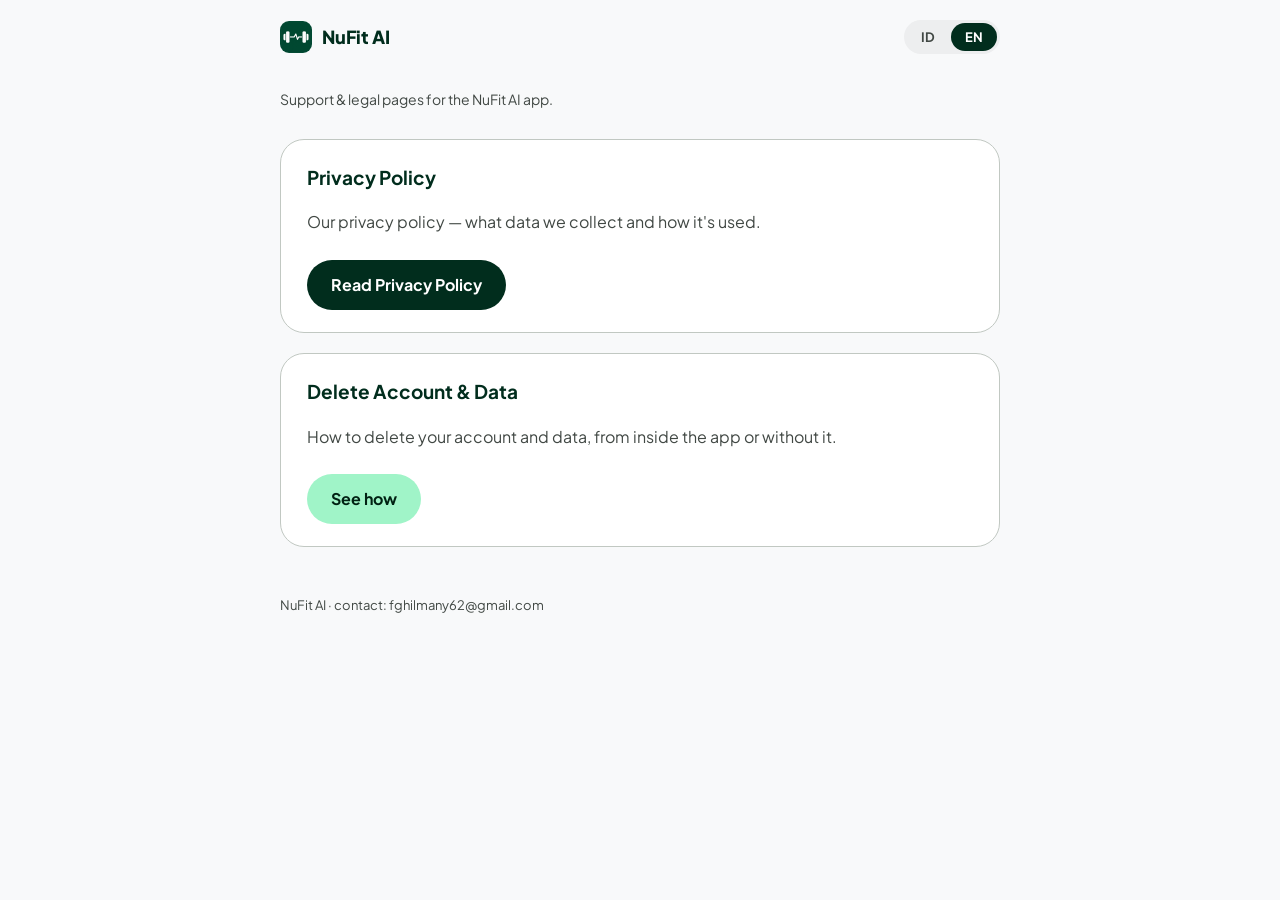
<file: docs/index.html>
<!doctype html>
<html lang="id">
<head>
<meta charset="utf-8">
<meta name="viewport" content="width=device-width, initial-scale=1">
<title>NuFit AI</title>
<link rel="icon" href="logo.png">
<link rel="preconnect" href="https://fonts.googleapis.com">
<link rel="preconnect" href="https://fonts.gstatic.com" crossorigin>
<link href="https://fonts.googleapis.com/css2?family=Plus+Jakarta+Sans:wght@400;600;700;800&display=swap" rel="stylesheet">
<link rel="stylesheet" href="style.css">
<script src="lang.js"></script>
</head>
<body>
<header class="topbar">
    <a class="brand" href="index.html"><img src="logo.png" alt="NuFit AI"><span>NuFit AI</span></a>
    <div class="lang-switch">
        <button data-lang-set="id">ID</button>
        <button data-lang-set="en">EN</button>
    </div>
</header>

<div class="page">
    <p data-i18n="id" class="updated">Halaman dukungan &amp; legal untuk aplikasi NuFit AI.</p>
    <p data-i18n="en" class="updated">Support &amp; legal pages for the NuFit AI app.</p>

    <div class="box">
        <h2>Privacy Policy</h2>
        <p data-i18n="id">Kebijakan privasi — data apa yang kami kumpulkan dan bagaimana digunakan.</p>
        <p data-i18n="en">Our privacy policy — what data we collect and how it's used.</p>
        <a class="button" href="privacy-policy.html">
            <span data-i18n="id">Baca Privacy Policy</span>
            <span data-i18n="en">Read Privacy Policy</span>
        </a>
    </div>

    <div class="box">
        <h2><span data-i18n="id">Hapus Akun &amp; Data</span><span data-i18n="en">Delete Account &amp; Data</span></h2>
        <p data-i18n="id">Cara menghapus akun dan data kamu, baik dari dalam app maupun tanpa app.</p>
        <p data-i18n="en">How to delete your account and data, from inside the app or without it.</p>
        <a class="button ghost" href="delete-account.html">
            <span data-i18n="id">Lihat caranya</span>
            <span data-i18n="en">See how</span>
        </a>
    </div>

    <footer>NuFit AI &middot; <span data-i18n="id">kontak:</span><span data-i18n="en">contact:</span> fghilmany62@gmail.com</footer>
</div>
</body>
</html>
</file>
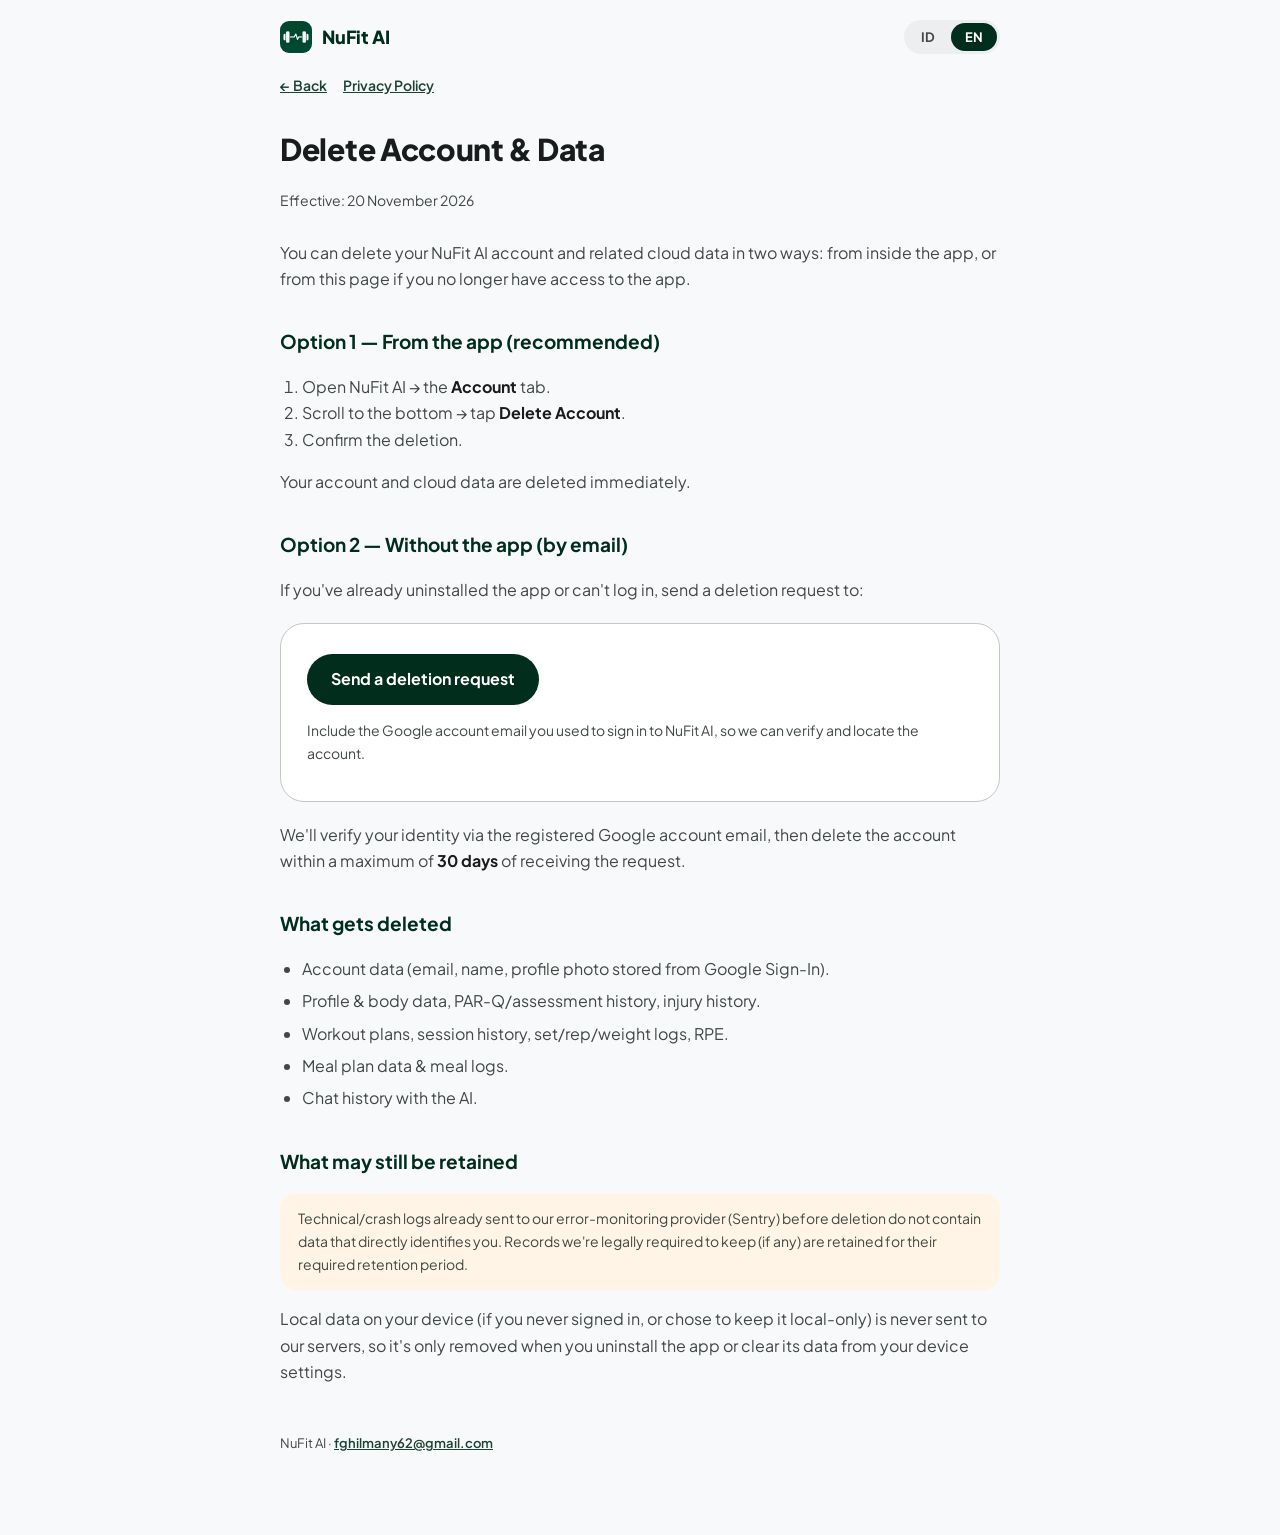
<file: docs/delete-account.html>
<!doctype html>
<html lang="id">
<head>
<meta charset="utf-8">
<meta name="viewport" content="width=device-width, initial-scale=1">
<title>Hapus Akun & Data - NuFit AI</title>
<link rel="icon" href="logo.png">
<link rel="preconnect" href="https://fonts.googleapis.com">
<link rel="preconnect" href="https://fonts.gstatic.com" crossorigin>
<link href="https://fonts.googleapis.com/css2?family=Plus+Jakarta+Sans:wght@400;600;700;800&display=swap" rel="stylesheet">
<link rel="stylesheet" href="style.css">
<script src="lang.js"></script>
</head>
<body>
<header class="topbar">
    <a class="brand" href="index.html"><img src="logo.png" alt="NuFit AI"><span>NuFit AI</span></a>
    <div class="lang-switch">
        <button data-lang-set="id">ID</button>
        <button data-lang-set="en">EN</button>
    </div>
</header>

<div class="page">
<nav class="crumbs">
    <a href="index.html"><span data-i18n="id">&larr; Kembali</span><span data-i18n="en">&larr; Back</span></a>
    <a href="privacy-policy.html">Privacy Policy</a>
</nav>

<h1><span data-i18n="id">Hapus Akun &amp; Data</span><span data-i18n="en">Delete Account &amp; Data</span></h1>
<p class="updated"><span data-i18n="id">Berlaku mulai:</span><span data-i18n="en">Effective:</span> 20 November 2026</p>

<div data-i18n="id">
<p>Kamu bisa menghapus akun NuFit AI dan data cloud yang terkait dengan dua cara: lewat aplikasi, atau
lewat halaman ini kalau kamu sudah tidak punya akses ke aplikasi.</p>

<h2>Cara 1 — Lewat aplikasi (disarankan)</h2>
<ol>
    <li>Buka NuFit AI &rarr; tab <strong>Akun</strong>.</li>
    <li>Scroll ke bagian paling bawah &rarr; pilih <strong>Hapus Akun</strong>.</li>
    <li>Konfirmasi penghapusan.</li>
</ol>
<p>Akun dan data cloud kamu akan langsung terhapus.</p>

<h2>Cara 2 — Tanpa aplikasi (lewat email)</h2>
<p>Kalau kamu sudah uninstall app atau tidak bisa login, kirim email permintaan hapus akun ke:</p>
<div class="box">
    <a class="button" href="mailto:fghilmany62@gmail.com?subject=Permintaan%20Hapus%20Akun%20NuFit%20AI&body=Email%20akun%20Google%20yang%20didaftarkan%3A%20">
        Kirim permintaan hapus akun
    </a>
    <p style="margin-top:14px; font-size:14px">
        Sertakan email akun Google yang kamu pakai login di NuFit AI, supaya kami bisa memverifikasi
        dan menemukan akunnya.
    </p>
</div>
<p>Kami akan memverifikasi identitas lewat email akun Google yang terdaftar, lalu menghapus akun dalam
waktu maksimal <strong>30 hari</strong> sejak permintaan diterima.</p>

<h2>Data apa yang dihapus</h2>
<ul>
    <li>Data akun (email, nama, foto profil yang tersimpan dari Google Sign-In).</li>
    <li>Data profil &amp; tubuh, riwayat PAR-Q/assessment, riwayat cedera.</li>
    <li>Plan latihan, riwayat sesi, log set/rep/beban, RPE.</li>
    <li>Data meal plan &amp; riwayat makan.</li>
    <li>Riwayat chat dengan AI.</li>
</ul>

<h2>Data apa yang mungkin tetap disimpan</h2>
<div class="note">
    <p style="margin:0">Log teknis/crash yang sudah dikirim ke penyedia monitoring error (Sentry) sebelum
    penghapusan tidak berisi data pribadi yang bisa langsung mengidentifikasi kamu. Catatan yang wajib
    disimpan sesuai hukum yang berlaku (bila ada) juga tetap disimpan sesuai masa retensinya.</p>
</div>
<p>Data lokal di perangkatmu (kalau kamu tidak pernah login, atau memilih tetap menyimpan lokal) tidak
pernah terkirim ke server kami, jadi hanya terhapus kalau kamu uninstall aplikasi atau hapus data app
dari pengaturan perangkat.</p>
</div>

<div data-i18n="en">
<p>You can delete your NuFit AI account and related cloud data in two ways: from inside the app, or
from this page if you no longer have access to the app.</p>

<h2>Option 1 — From the app (recommended)</h2>
<ol>
    <li>Open NuFit AI &rarr; the <strong>Account</strong> tab.</li>
    <li>Scroll to the bottom &rarr; tap <strong>Delete Account</strong>.</li>
    <li>Confirm the deletion.</li>
</ol>
<p>Your account and cloud data are deleted immediately.</p>

<h2>Option 2 — Without the app (by email)</h2>
<p>If you've already uninstalled the app or can't log in, send a deletion request to:</p>
<div class="box">
    <a class="button" href="mailto:fghilmany62@gmail.com?subject=NuFit%20AI%20Account%20Deletion%20Request&body=Google%20account%20email%20used%20to%20log%20in%3A%20">
        Send a deletion request
    </a>
    <p style="margin-top:14px; font-size:14px">
        Include the Google account email you used to sign in to NuFit AI, so we can verify and locate
        the account.
    </p>
</div>
<p>We'll verify your identity via the registered Google account email, then delete the account within
a maximum of <strong>30 days</strong> of receiving the request.</p>

<h2>What gets deleted</h2>
<ul>
    <li>Account data (email, name, profile photo stored from Google Sign-In).</li>
    <li>Profile &amp; body data, PAR-Q/assessment history, injury history.</li>
    <li>Workout plans, session history, set/rep/weight logs, RPE.</li>
    <li>Meal plan data &amp; meal logs.</li>
    <li>Chat history with the AI.</li>
</ul>

<h2>What may still be retained</h2>
<div class="note">
    <p style="margin:0">Technical/crash logs already sent to our error-monitoring provider (Sentry)
    before deletion do not contain data that directly identifies you. Records we're legally required
    to keep (if any) are retained for their required retention period.</p>
</div>
<p>Local data on your device (if you never signed in, or chose to keep it local-only) is never sent to
our servers, so it's only removed when you uninstall the app or clear its data from your device settings.</p>
</div>

<footer>NuFit AI &middot; <a href="mailto:fghilmany62@gmail.com">fghilmany62@gmail.com</a></footer>
</div>
</body>
</html>
</file>
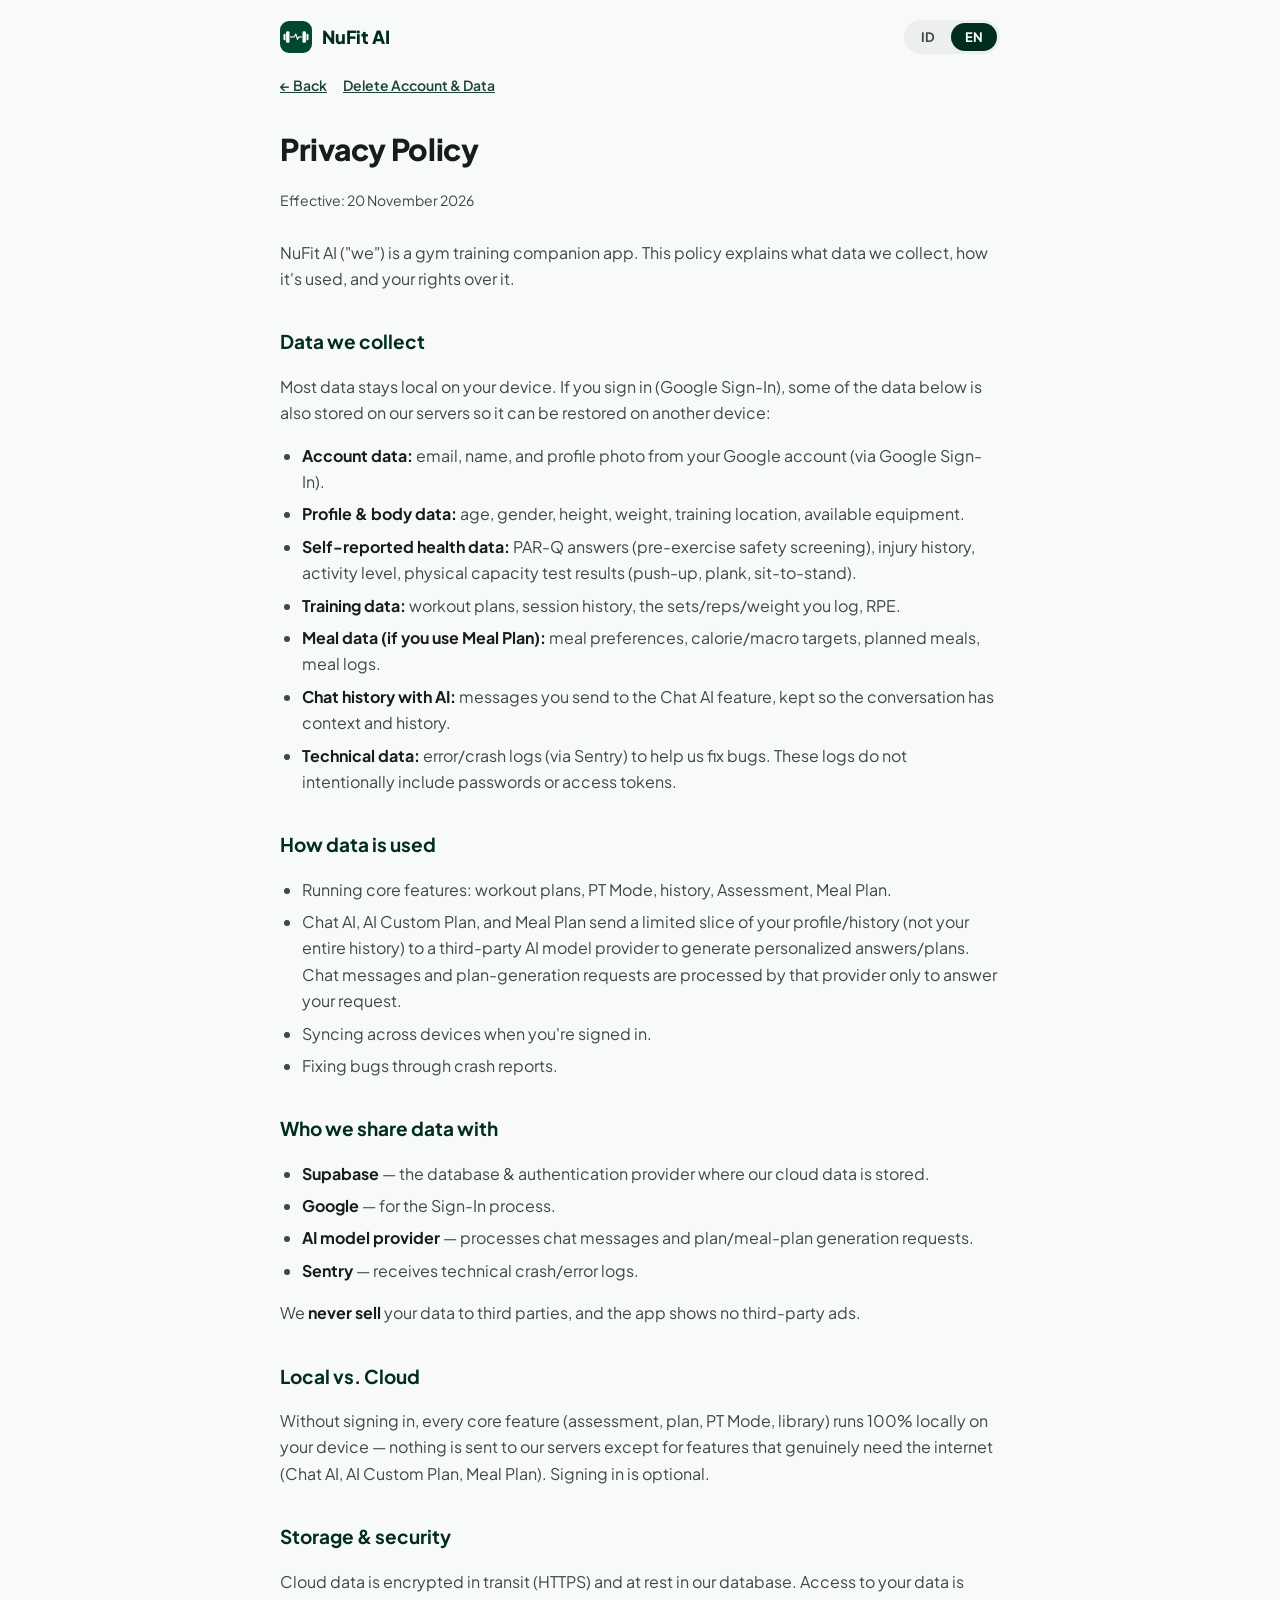
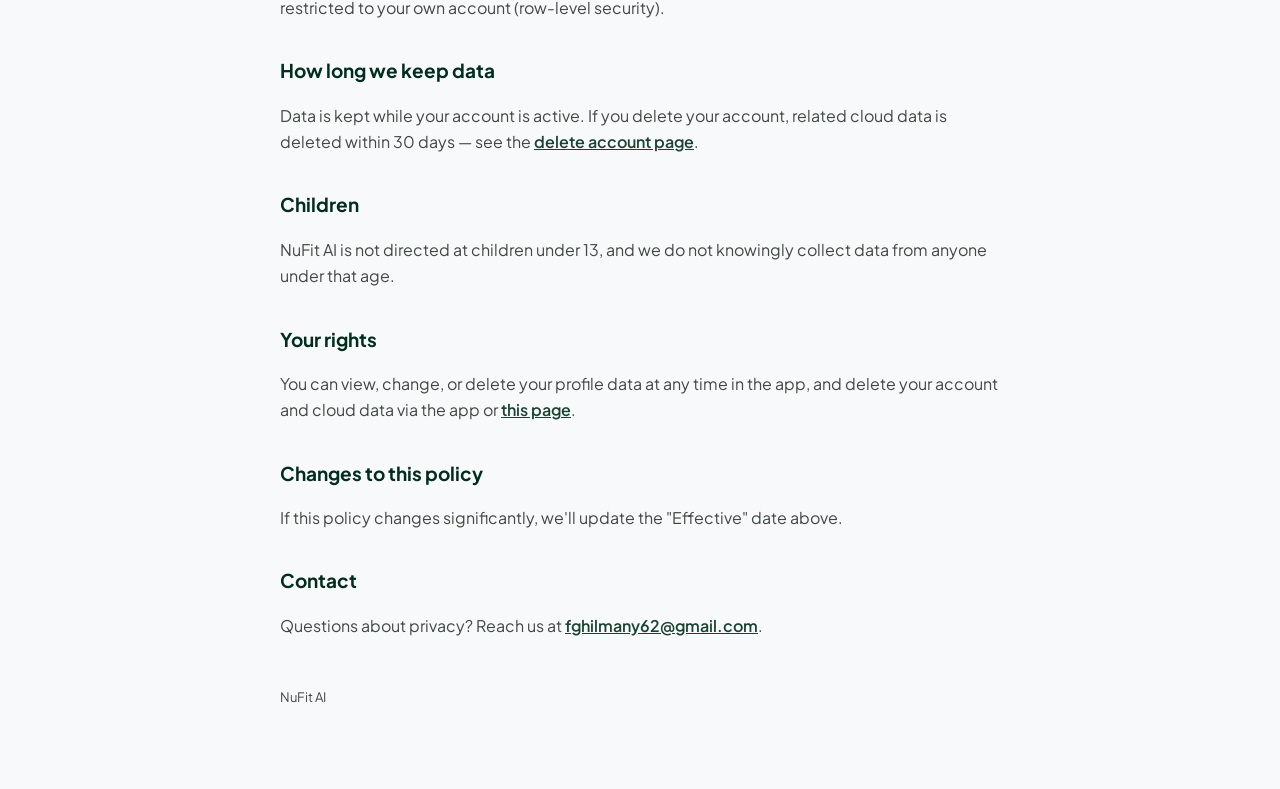
<file: docs/privacy-policy.html>
<!doctype html>
<html lang="id">
<head>
<meta charset="utf-8">
<meta name="viewport" content="width=device-width, initial-scale=1">
<title>Privacy Policy - NuFit AI</title>
<link rel="icon" href="logo.png">
<link rel="preconnect" href="https://fonts.googleapis.com">
<link rel="preconnect" href="https://fonts.gstatic.com" crossorigin>
<link href="https://fonts.googleapis.com/css2?family=Plus+Jakarta+Sans:wght@400;600;700;800&display=swap" rel="stylesheet">
<link rel="stylesheet" href="style.css">
<script src="lang.js"></script>
</head>
<body>
<header class="topbar">
    <a class="brand" href="index.html"><img src="logo.png" alt="NuFit AI"><span>NuFit AI</span></a>
    <div class="lang-switch">
        <button data-lang-set="id">ID</button>
        <button data-lang-set="en">EN</button>
    </div>
</header>

<div class="page">
<nav class="crumbs">
    <a href="index.html"><span data-i18n="id">&larr; Kembali</span><span data-i18n="en">&larr; Back</span></a>
    <a href="delete-account.html"><span data-i18n="id">Hapus Akun &amp; Data</span><span data-i18n="en">Delete Account &amp; Data</span></a>
</nav>

<h1>Privacy Policy</h1>
<p class="updated"><span data-i18n="id">Berlaku mulai:</span><span data-i18n="en">Effective:</span> 20 November 2026</p>

<div data-i18n="id">
<p>NuFit AI ("kami") adalah aplikasi pendamping latihan gym. Kebijakan ini menjelaskan data apa yang
kami kumpulkan, bagaimana digunakan, dan hak kamu atas data tersebut.</p>

<h2>Data yang kami kumpulkan</h2>
<p>Sebagian besar data disimpan lokal di perangkatmu. Jika kamu login (Google Sign-In), sebagian data
di bawah ini juga disimpan di server kami agar bisa dipulihkan di perangkat lain:</p>
<ul>
    <li><strong>Data akun:</strong> email, nama, dan foto profil dari akun Google kamu (via Google Sign-In).</li>
    <li><strong>Data profil &amp; tubuh:</strong> usia, gender, tinggi, berat badan, lokasi latihan, alat yang tersedia.</li>
    <li><strong>Data kesehatan yang kamu isi sendiri:</strong> jawaban PAR-Q (skrining keselamatan sebelum
    olahraga), riwayat cedera, level aktivitas, hasil tes kapasitas fisik (push-up, plank, sit-to-stand).</li>
    <li><strong>Data latihan:</strong> plan latihan, riwayat sesi, set/rep/beban yang kamu catat, RPE.</li>
    <li><strong>Data makan (jika memakai Meal Plan):</strong> preferensi makan, target kalori/makro, rencana
    makan, catatan makan.</li>
    <li><strong>Riwayat chat dengan AI:</strong> pesan yang kamu kirim ke fitur Chat AI, disimpan agar
    percakapan punya konteks dan riwayat.</li>
    <li><strong>Data teknis:</strong> log error/crash (via Sentry) untuk membantu kami memperbaiki bug.
    Log ini tidak sengaja menyertakan kata sandi atau token akses.</li>
</ul>

<h2>Bagaimana data digunakan</h2>
<ul>
    <li>Menjalankan fitur inti: plan latihan, PT Mode, riwayat, Assessment, Meal Plan.</li>
    <li>Chat AI, AI Custom Plan, dan Meal Plan mengirim sebagian data profil/riwayat kamu (secukupnya,
    bukan seluruh riwayat) ke penyedia model AI pihak ketiga untuk menghasilkan jawaban/plan yang
    personal. Pesan chat dan permintaan generate plan diproses oleh penyedia tersebut hanya untuk
    menjawab permintaanmu.</li>
    <li>Sinkronisasi antar perangkat saat kamu login.</li>
    <li>Memperbaiki bug lewat laporan crash.</li>
</ul>

<h2>Dengan siapa data dibagikan</h2>
<ul>
    <li><strong>Supabase</strong> — penyedia database &amp; autentikasi tempat data cloud kami disimpan.</li>
    <li><strong>Google</strong> — untuk proses Sign-In.</li>
    <li><strong>Penyedia model AI</strong> — memproses pesan chat dan permintaan generate plan/meal plan.</li>
    <li><strong>Sentry</strong> — menerima log crash/error teknis.</li>
</ul>
<p>Kami <strong>tidak menjual</strong> data kamu ke pihak ketiga, dan tidak menampilkan iklan pihak ketiga
di aplikasi.</p>

<h2>Lokal vs Cloud</h2>
<p>Tanpa login, seluruh fitur inti (assessment, plan, PT Mode, library) berjalan 100% lokal di
perangkatmu — tidak ada data yang dikirim ke server kami selain untuk fitur yang memang butuh internet
(Chat AI, AI Custom Plan, Meal Plan). Login bersifat opsional.</p>

<h2>Penyimpanan &amp; keamanan</h2>
<p>Data cloud disimpan terenkripsi saat transit (HTTPS) dan di database kami. Akses ke data kamu
dibatasi hanya untuk akun kamu sendiri (row-level security).</p>

<h2>Berapa lama data disimpan</h2>
<p>Data disimpan selama akun kamu aktif. Jika kamu menghapus akun, data cloud terkait dihapus dalam
waktu maksimal 30 hari — lihat <a href="delete-account.html">halaman hapus akun</a>.</p>

<h2>Anak-anak</h2>
<p>NuFit AI tidak ditujukan untuk anak di bawah 13 tahun, dan kami tidak sengaja mengumpulkan data dari
anak di bawah usia tersebut.</p>

<h2>Hak kamu</h2>
<p>Kamu bisa melihat, mengubah, atau menghapus data profil kapan saja lewat aplikasi, dan menghapus
akun beserta data cloud lewat aplikasi atau <a href="delete-account.html">halaman ini</a>.</p>

<h2>Perubahan kebijakan</h2>
<p>Jika kebijakan ini berubah secara signifikan, kami akan memperbarui tanggal "Berlaku mulai" di atas.</p>

<h2>Kontak</h2>
<p>Pertanyaan soal privasi? Hubungi <a href="mailto:fghilmany62@gmail.com">fghilmany62@gmail.com</a>.</p>
</div>

<div data-i18n="en">
<p>NuFit AI ("we") is a gym training companion app. This policy explains what data we collect,
how it's used, and your rights over it.</p>

<h2>Data we collect</h2>
<p>Most data stays local on your device. If you sign in (Google Sign-In), some of the data below is
also stored on our servers so it can be restored on another device:</p>
<ul>
    <li><strong>Account data:</strong> email, name, and profile photo from your Google account (via Google Sign-In).</li>
    <li><strong>Profile &amp; body data:</strong> age, gender, height, weight, training location, available equipment.</li>
    <li><strong>Self-reported health data:</strong> PAR-Q answers (pre-exercise safety screening), injury
    history, activity level, physical capacity test results (push-up, plank, sit-to-stand).</li>
    <li><strong>Training data:</strong> workout plans, session history, the sets/reps/weight you log, RPE.</li>
    <li><strong>Meal data (if you use Meal Plan):</strong> meal preferences, calorie/macro targets, planned
    meals, meal logs.</li>
    <li><strong>Chat history with AI:</strong> messages you send to the Chat AI feature, kept so the
    conversation has context and history.</li>
    <li><strong>Technical data:</strong> error/crash logs (via Sentry) to help us fix bugs. These logs do
    not intentionally include passwords or access tokens.</li>
</ul>

<h2>How data is used</h2>
<ul>
    <li>Running core features: workout plans, PT Mode, history, Assessment, Meal Plan.</li>
    <li>Chat AI, AI Custom Plan, and Meal Plan send a limited slice of your profile/history (not your
    entire history) to a third-party AI model provider to generate personalized answers/plans. Chat
    messages and plan-generation requests are processed by that provider only to answer your request.</li>
    <li>Syncing across devices when you're signed in.</li>
    <li>Fixing bugs through crash reports.</li>
</ul>

<h2>Who we share data with</h2>
<ul>
    <li><strong>Supabase</strong> — the database &amp; authentication provider where our cloud data is stored.</li>
    <li><strong>Google</strong> — for the Sign-In process.</li>
    <li><strong>AI model provider</strong> — processes chat messages and plan/meal-plan generation requests.</li>
    <li><strong>Sentry</strong> — receives technical crash/error logs.</li>
</ul>
<p>We <strong>never sell</strong> your data to third parties, and the app shows no third-party ads.</p>

<h2>Local vs. Cloud</h2>
<p>Without signing in, every core feature (assessment, plan, PT Mode, library) runs 100% locally on
your device — nothing is sent to our servers except for features that genuinely need the internet
(Chat AI, AI Custom Plan, Meal Plan). Signing in is optional.</p>

<h2>Storage &amp; security</h2>
<p>Cloud data is encrypted in transit (HTTPS) and at rest in our database. Access to your data is
restricted to your own account (row-level security).</p>

<h2>How long we keep data</h2>
<p>Data is kept while your account is active. If you delete your account, related cloud data is
deleted within 30 days — see the <a href="delete-account.html">delete account page</a>.</p>

<h2>Children</h2>
<p>NuFit AI is not directed at children under 13, and we do not knowingly collect data from anyone
under that age.</p>

<h2>Your rights</h2>
<p>You can view, change, or delete your profile data at any time in the app, and delete your account
and cloud data via the app or <a href="delete-account.html">this page</a>.</p>

<h2>Changes to this policy</h2>
<p>If this policy changes significantly, we'll update the "Effective" date above.</p>

<h2>Contact</h2>
<p>Questions about privacy? Reach us at <a href="mailto:fghilmany62@gmail.com">fghilmany62@gmail.com</a>.</p>
</div>

<footer>NuFit AI</footer>
</div>
</body>
</html>
</file>
<file: docs/style.css>
/* NuFit AI brand tokens -- mirrors shared/src/commonMain/.../designsystem/theme/Color.kt
   (Primary #012D1D, TertiaryFixed mint #A0F4C8, Background #F8F9FA). Light theme only --
   the app itself has no dark variant yet either. */
:root {
    --primary: #012D1D;
    --primary-container: #1B4332;
    --on-primary-container: #86AF99;
    --secondary-container: #CCE6D0;
    --on-secondary-container: #506856;
    --mint: #A0F4C8;
    --mint-dim: #85D7AD;
    --on-mint: #002113;
    --background: #F8F9FA;
    --surface: #FFFFFF;
    --surface-container: #EDEEEF;
    --on-surface: #191C1D;
    --on-surface-variant: #414844;
    --outline: #C1C8C2;
    --warning-bg: #FFF4E5;
    --warning-fg: #945700;
}

* { box-sizing: border-box; }

body {
    font-family: "Plus Jakarta Sans", -apple-system, "Segoe UI", Roboto, Helvetica, Arial, sans-serif;
    line-height: 1.65;
    color: var(--on-surface);
    background: var(--background);
    margin: 0;
}

.page {
    max-width: 760px;
    margin: 0 auto;
    padding: 0 20px 80px;
}

header.topbar {
    display: flex;
    align-items: center;
    justify-content: space-between;
    gap: 12px;
    padding: 20px;
    max-width: 760px;
    margin: 0 auto;
}

.brand {
    display: flex;
    align-items: center;
    gap: 10px;
    text-decoration: none;
    color: var(--primary);
}
.brand img { width: 32px; height: 32px; border-radius: 9px; }
.brand span { font-weight: 800; font-size: 18px; letter-spacing: -0.2px; }

.lang-switch {
    display: flex;
    background: var(--surface-container);
    border-radius: 999px;
    padding: 3px;
    gap: 2px;
}
.lang-switch button {
    border: none;
    background: transparent;
    padding: 6px 14px;
    border-radius: 999px;
    font-size: 13px;
    font-weight: 700;
    font-family: inherit;
    color: var(--on-surface-variant);
    cursor: pointer;
}
html[data-lang="id"] .lang-switch button[data-lang-set="id"],
html[data-lang="en"] .lang-switch button[data-lang-set="en"] {
    background: var(--primary);
    color: #fff;
}

h1 {
    font-size: 30px;
    font-weight: 800;
    letter-spacing: -0.3px;
    margin: 12px 0 2px;
}
h2 {
    font-size: 19px;
    font-weight: 700;
    margin-top: 34px;
    color: var(--primary);
}
p { color: var(--on-surface-variant); }
strong { color: var(--on-surface); }

.updated {
    color: var(--on-surface-variant);
    font-size: 14px;
    margin-bottom: 28px;
}

a { color: var(--primary-container); font-weight: 600; }

nav.crumbs {
    margin-bottom: 28px;
    font-size: 14px;
    display: flex;
    gap: 16px;
}

ul { padding-left: 22px; color: var(--on-surface-variant); }
ul li { margin-bottom: 6px; }
ol { padding-left: 22px; color: var(--on-surface-variant); }

.box {
    background: var(--surface);
    border: 1px solid var(--outline);
    border-radius: 24px;
    padding: 22px 26px;
    margin: 20px 0;
}
.box h2 { margin-top: 0; }

.note {
    background: var(--warning-bg);
    color: var(--warning-fg);
    border-radius: 16px;
    padding: 14px 18px;
    font-size: 14px;
    margin-top: 14px;
}
.note strong { color: var(--warning-fg); }

.button {
    display: inline-block;
    background: var(--primary);
    color: #fff !important;
    padding: 12px 24px;
    border-radius: 999px;
    text-decoration: none;
    font-weight: 700;
    margin-top: 8px;
}
.button:hover { background: var(--primary-container); }

.button.ghost {
    background: var(--mint);
    color: var(--on-mint) !important;
}

footer {
    margin-top: 48px;
    color: var(--on-surface-variant);
    font-size: 13px;
}

[data-i18n] { display: none; }
html[data-lang="id"] [data-i18n="id"] { display: revert; }
html[data-lang="en"] [data-i18n="en"] { display: revert; }
span[data-i18n] { display: none; }
html[data-lang="id"] span[data-i18n="id"] { display: inline; }
html[data-lang="en"] span[data-i18n="en"] { display: inline; }
</file>
